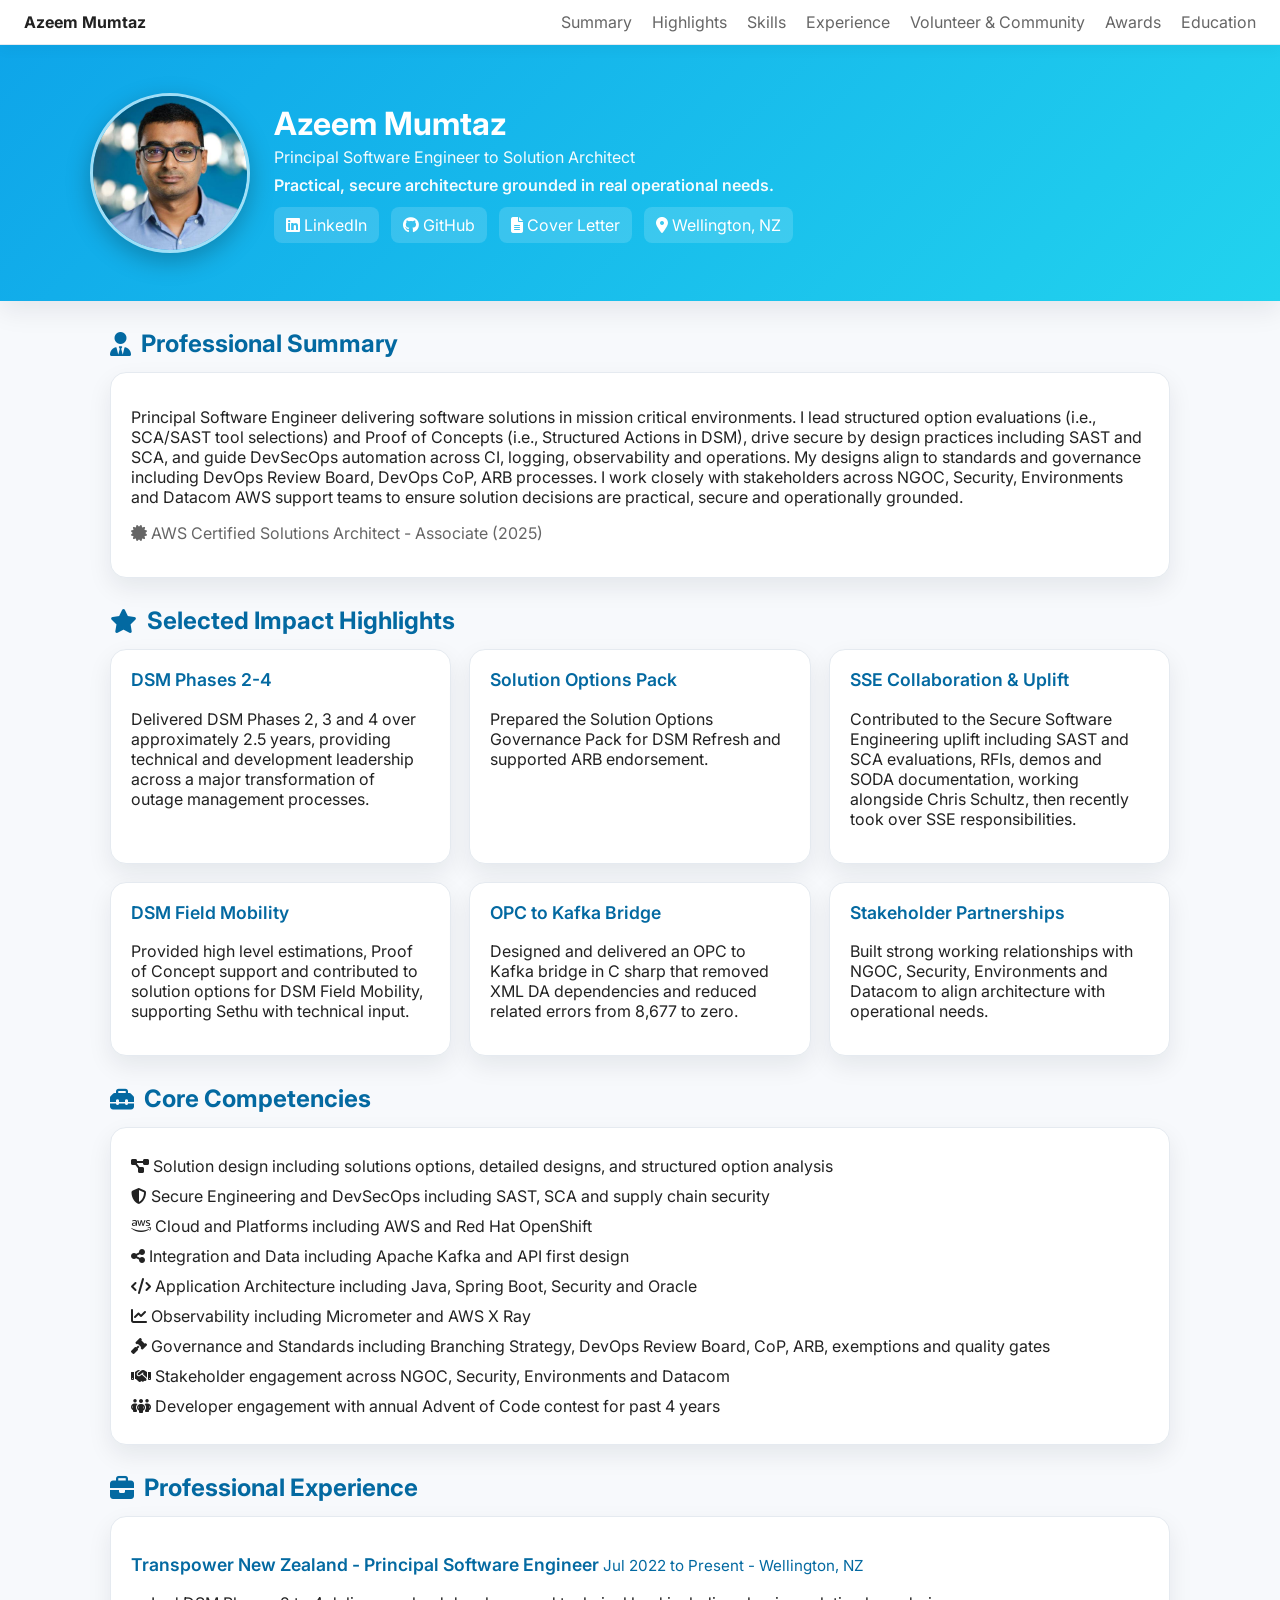
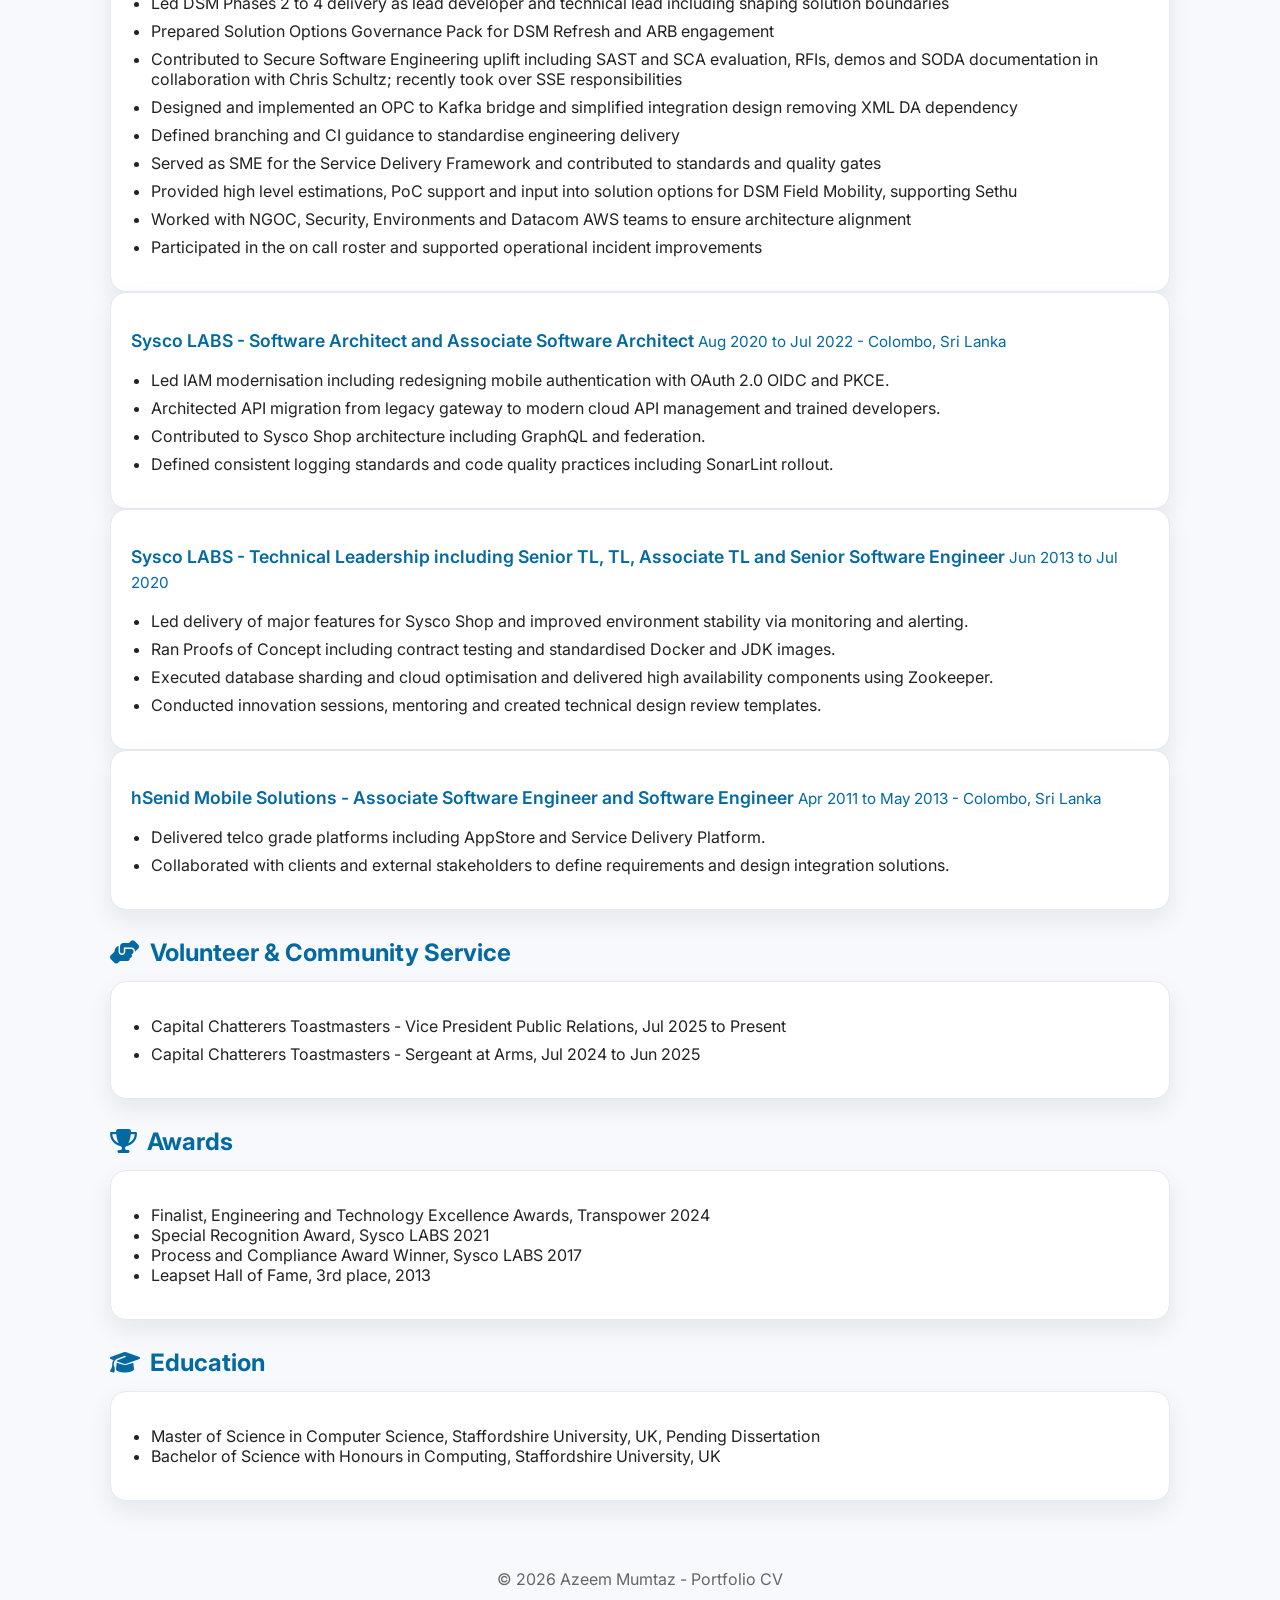
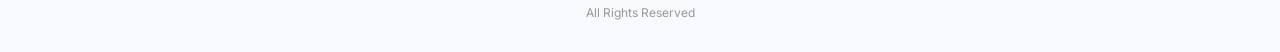
<file: index.html>
<!DOCTYPE html>
<html lang="en">
<head>
  <meta charset="UTF-8" />
  <meta name="viewport" content="width=device-width, initial-scale=1" />
  <title>Azeem Mumtaz - Solution Architect Portfolio</title>
  <!-- Fonts -->
  <link rel="preconnect" href="https://fonts.googleapis.com">
  <link href="https://fonts.googleapis.com/css2?family=Inter:wght@400;600;700&display=swap" rel="stylesheet">
  <!-- Icons -->
  <link rel="stylesheet" href="https://cdnjs.cloudflare.com/ajax/libs/font-awesome/6.5.0/css/all.min.css">
  <!-- Styles -->
  <link rel="stylesheet" href="style.css">
</head>
<body>

  <!-- Top Navigation -->
  <header class="nav">
    <div class="nav__brand">Azeem Mumtaz</div>
    <nav class="nav__links">
      <a href="#summary">Summary</a>
      <a href="#highlights">Highlights</a>
      <a href="#skills">Skills</a>
      <a href="#experience">Experience</a>
      <a href="#volunteer">Volunteer & Community</a>
      <a href="#awards">Awards</a>
      <a href="#education">Education</a>
    </nav>
  </header>

  <!-- Hero -->
  <section class="hero">
    <div class="hero__wrap">
      <div class="hero__photo-wrap">
        <img src="Azeem Mumtaz - Portrait - CV.jpg" alt="Portrait of Azeem Mumtaz">
      </div>
      <div class="hero__text">
        <h1 class="hero__title">Azeem Mumtaz</h1>
        <p class="hero__subtitle">Principal Software Engineer to Solution Architect</p>
        <p class="hero__tagline">Practical, secure architecture grounded in real operational needs.</p>
        <div class="hero__contacts">
          <a class="contact" href="https://linkedin.com/in/azeemigi" target="_blank"><i class="fa-brands fa-linkedin"></i> LinkedIn</a>
          <a class="contact" href="https://github.com/azeemigi" target="_blank"><i class="fa-brands fa-github"></i> GitHub</a>
          <a class="contact" href="https://azeemigi.github.io/cover-letter" aria-label="View my cover letter"> <i class="fa-solid fa-file-lines"></i> Cover Letter</a>
          <span class="contact"><i class="fa-solid fa-location-dot"></i> Wellington, NZ</span>
          <!-- Phone intentionally hidden -->
        </div>
      </div>
    </div>
  </section>

  <!-- Summary -->
  <section id="summary" class="section">
    <h2><i class="fa-solid fa-user-tie"></i> Professional Summary</h2>
    <div class="card">
      <p>
        Principal Software Engineer delivering software solutions in mission critical environments. I lead structured option evaluations (i.e., SCA/SAST tool selections) and Proof of Concepts (i.e., Structured Actions in DSM), drive secure by design practices including SAST and SCA, and guide DevSecOps automation across CI, logging, observability and operations. My designs align to standards and governance including DevOps Review Board, DevOps CoP, ARB processes. I work closely with stakeholders across NGOC, Security, Environments and Datacom AWS support teams to ensure solution decisions are practical, secure and operationally grounded.
      </p>
      <p class="meta"><i class="fa-solid fa-certificate"></i> AWS Certified Solutions Architect - Associate (2025)</p>
    </div>
  </section>

  <!-- Highlights -->
  <section id="highlights" class="section">
    <h2><i class="fa-solid fa-star"></i> Selected Impact Highlights</h2>
    <div class="grid">
      <div class="card">
        <h3>DSM Phases 2-4</h3>
        <p>Delivered DSM Phases 2, 3 and 4 over approximately 2.5 years, providing technical and development leadership across a major transformation of outage management processes.</p>
      </div>
      <div class="card">
        <h3>Solution Options Pack</h3>
        <p>Prepared the Solution Options Governance Pack for DSM Refresh and supported ARB endorsement.</p>
      </div>
      <div class="card">
        <h3>SSE Collaboration & Uplift</h3>
        <p>Contributed to the Secure Software Engineering uplift including SAST and SCA evaluations, RFIs, demos and SODA documentation, working alongside Chris Schultz, then recently took over SSE responsibilities.</p>
      </div>
      <div class="card">
        <h3>DSM Field Mobility</h3>
        <p>Provided high level estimations, Proof of Concept support and contributed to solution options for DSM Field Mobility, supporting Sethu with technical input.</p>
      </div>
      <div class="card">
        <h3>OPC to Kafka Bridge</h3>
        <p>Designed and delivered an OPC to Kafka bridge in C sharp that removed XML DA dependencies and reduced related errors from 8,677 to zero.</p>
      </div>
      <div class="card">
        <h3>Stakeholder Partnerships</h3>
        <p>Built strong working relationships with NGOC, Security, Environments and Datacom to align architecture with operational needs.</p>
      </div>
    </div>
  </section>

  <!-- Skills -->
  <section id="skills" class="section">
    <h2><i class="fa-solid fa-toolbox"></i> Core Competencies</h2>
    <div class="card">
      <ul class="skills">
        <li><i class="fa-solid fa-diagram-project"></i> Solution design including solutions options, detailed designs, and structured option analysis</li>
        <li><i class="fa-solid fa-shield-halved"></i> Secure Engineering and DevSecOps including SAST, SCA and supply chain security</li>
        <li><i class="fa-brands fa-aws"></i> Cloud and Platforms including AWS and Red Hat OpenShift</li>
        <li><i class="fa-solid fa-share-nodes"></i> Integration and Data including Apache Kafka and API first design</li>
        <li><i class="fa-solid fa-code"></i> Application Architecture including Java, Spring Boot, Security and Oracle</li>
        <li><i class="fa-solid fa-chart-line"></i> Observability including Micrometer and AWS X Ray</li>
        <li><i class="fa-solid fa-gavel"></i> Governance and Standards including Branching Strategy, DevOps Review Board, CoP, ARB, exemptions and quality gates</li>
        <li><i class="fa-solid fa-handshake"></i> Stakeholder engagement across NGOC, Security, Environments and Datacom</li>
        <li><i class="fa-solid fa-people-group"></i> Developer engagement with annual Advent of Code contest for past 4 years</li>
      </ul>
    </div>
  </section>

  <!-- Experience -->
  <section id="experience" class="section">
    <h2><i class="fa-solid fa-briefcase"></i> Professional Experience</h2>

    <div class="card">
      <h3>Transpower New Zealand - Principal Software Engineer <span class="tenure">Jul 2022 to Present - Wellington, NZ</span></h3>
      <ul class="exp">
        <li>Led DSM Phases 2 to 4 delivery as lead developer and technical lead including shaping solution boundaries</li>
        <li>Prepared Solution Options Governance Pack for DSM Refresh and ARB engagement</li>
        <li>Contributed to Secure Software Engineering uplift including SAST and SCA evaluation, RFIs, demos and SODA documentation in collaboration with Chris Schultz; recently took over SSE responsibilities</li>
        <li>Designed and implemented an OPC to Kafka bridge and simplified integration design removing XML DA dependency</li>
        <li>Defined branching and CI guidance to standardise engineering delivery</li>
        <li>Served as SME for the Service Delivery Framework and contributed to standards and quality gates</li>
        <li>Provided high level estimations, PoC support and input into solution options for DSM Field Mobility, supporting Sethu</li>
        <li>Worked with NGOC, Security, Environments and Datacom AWS teams to ensure architecture alignment</li>
        <li>Participated in the on call roster and supported operational incident improvements</li>
      </ul>
    </div>

    <div class="card">
      <h3>Sysco LABS - Software Architect and Associate Software Architect <span class="tenure">Aug 2020 to Jul 2022 - Colombo, Sri Lanka</span></h3>
      <ul class="exp">
        <li>Led IAM modernisation including redesigning mobile authentication with OAuth 2.0 OIDC and PKCE.</li>
        <li>Architected API migration from legacy gateway to modern cloud API management and trained developers.</li>
        <li>Contributed to Sysco Shop architecture including GraphQL and federation.</li>
        <li>Defined consistent logging standards and code quality practices including SonarLint rollout.</li>
      </ul>
    </div>

    <div class="card">
      <h3>Sysco LABS - Technical Leadership including Senior TL, TL, Associate TL and Senior Software Engineer <span class="tenure">Jun 2013 to Jul 2020</span></h3>
      <ul class="exp">
        <li>Led delivery of major features for Sysco Shop and improved environment stability via monitoring and alerting.</li>
        <li>Ran Proofs of Concept including contract testing and standardised Docker and JDK images.</li>
        <li>Executed database sharding and cloud optimisation and delivered high availability components using Zookeeper.</li>
        <li>Conducted innovation sessions, mentoring and created technical design review templates.</li>
      </ul>
    </div>

    <div class="card">
      <h3>hSenid Mobile Solutions - Associate Software Engineer and Software Engineer <span class="tenure">Apr 2011 to May 2013 - Colombo, Sri Lanka</span></h3>
      <ul class="exp">
        <li>Delivered telco grade platforms including AppStore and Service Delivery Platform.</li>
        <li>Collaborated with clients and external stakeholders to define requirements and design integration solutions.</li>
      </ul>
    </div>
  </section>

  <!-- Volunteer & Community Service -->
  <section id="volunteer" class="section">
    <h2><i class="fa-solid fa-hands-helping"></i> Volunteer & Community Service</h2>
    <div class="card">
      <ul class="exp">
        <li>Capital Chatterers Toastmasters - Vice President Public Relations, Jul 2025 to Present</li>
        <li>Capital Chatterers Toastmasters - Sergeant at Arms, Jul 2024 to Jun 2025</li>
      </ul>
    </div>
  </section>

  <!-- Awards -->
  <section id="awards" class="section">
    <h2><i class="fa-solid fa-trophy"></i> Awards</h2>
    <div class="card">
      <ul class="awards">
        <li>Finalist, Engineering and Technology Excellence Awards, Transpower 2024</li>
        <li>Special Recognition Award, Sysco LABS 2021</li>
        <li>Process and Compliance Award Winner, Sysco LABS 2017</li>
        <li>Leapset Hall of Fame, 3rd place, 2013</li>
      </ul>
    </div>
  </section>

  <!-- Education -->
  <section id="education" class="section">
    <h2><i class="fa-solid fa-graduation-cap"></i> Education</h2>
    <div class="card">
      <ul class="edu">
        <li>Master of Science in Computer Science, Staffordshire University, UK, Pending Dissertation</li>
        <li>Bachelor of Science with Honours in Computing, Staffordshire University, UK</li>
      </ul>
    </div>
  </section>

  <!-- Footer -->
  <footer class="footer">
    <p>© <span id="year"></span> Azeem Mumtaz - Portfolio CV</p>
    <p style="font-size: 12px; color: #999;">All Rights Reserved</p>
  </footer>

  <script>
    document.getElementById('year').textContent = new Date().getFullYear();
  </script>

</body>
</html>
</file>
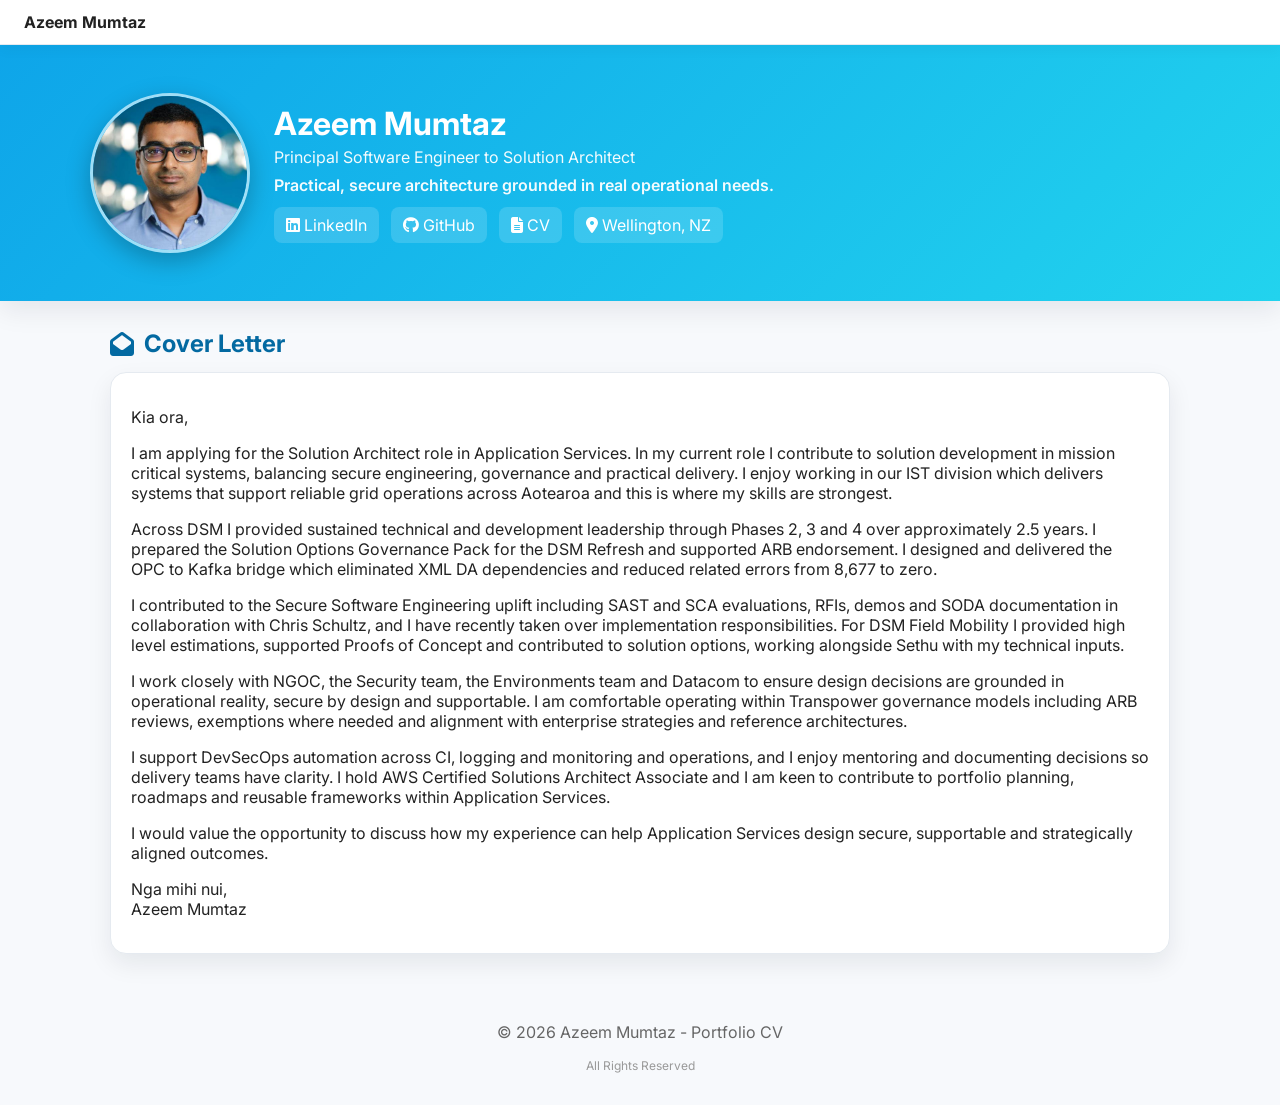
<file: cover-letter.html>
<!DOCTYPE html>
<html lang="en">
<head>
  <meta charset="UTF-8">
  <meta name="viewport" content="width=device-width, initial-scale=1">
  <title>Azeem Mumtaz - Cover Letter</title>
  <!-- Fonts -->
  <link rel="preconnect" href="https://fonts.googleapis.com">
  <link href="https://fonts.googleapis.com/css2?family=Inter:wght@400;600;700&display=swap" rel="stylesheet">
  <!-- Icons -->
  <link rel="stylesheet" href="https://cdnjs.cloudflare.com/ajax/libs/font-awesome/6.5.0/css/all.min.css">
  <!-- Styles -->
  <link rel="stylesheet" href="style.css">
</head>
<body>
  <header class="nav">
    <div class="nav__brand">Azeem Mumtaz</div>
  </header>

  <section class="hero">
    <div class="hero__wrap">
      <div class="hero__photo-wrap">
        <img src="Azeem Mumtaz - Portrait - CV.jpg" alt="Portrait of Azeem Mumtaz">
      </div>
      <div class="hero__text">
        <h1 class="hero__title">Azeem Mumtaz</h1>
        <p class="hero__subtitle">Principal Software Engineer to Solution Architect</p>
        <p class="hero__tagline">Practical, secure architecture grounded in real operational needs.</p>
        <div class="hero__contacts">
          <a class="contact" href="https://linkedin.com/in/azeemigi" target="_blank"><i class="fa-brands fa-linkedin"></i> LinkedIn</a>
          <a class="contact" href="https://github.com/azeemigi" target="_blank"><i class="fa-brands fa-github"></i> GitHub</a>
          <a class="contact" href="https://azeemigi.github.io" aria-label="View my CV"> <i class="fa-solid fa-file-lines"></i> CV</a>
          <span class="contact"><i class="fa-solid fa-location-dot"></i> Wellington, NZ</span>
          <!-- Phone intentionally hidden -->
        </div>
      </div>
    </div>
  </section>

  <section class="section">
    <h2><i class="fa-solid fa-envelope-open"></i> Cover Letter</h2>
    <div class="card">
      <p>Kia ora,</p>
      <p>I am applying for the Solution Architect role in Application Services. In my current role I contribute to solution development in mission critical systems, balancing secure engineering, governance and practical delivery. I enjoy working in our IST division which delivers systems that support reliable grid operations across Aotearoa and this is where my skills are strongest.</p>
      <p>Across DSM I provided sustained technical and development leadership through Phases 2, 3 and 4 over approximately 2.5 years. I prepared the Solution Options Governance Pack for the DSM Refresh and supported ARB endorsement. I designed and delivered the OPC to Kafka bridge which eliminated XML DA dependencies and reduced related errors from 8,677 to zero.</p>
      <p>I contributed to the Secure Software Engineering uplift including SAST and SCA evaluations, RFIs, demos and SODA documentation in collaboration with Chris Schultz, and I have recently taken over implementation responsibilities. For DSM Field Mobility I provided high level estimations, supported Proofs of Concept and contributed to solution options, working alongside Sethu with my technical inputs.</p>
      <p>I work closely with NGOC, the Security team, the Environments team and Datacom to ensure design decisions are grounded in operational reality, secure by design and supportable. I am comfortable operating within Transpower governance models including ARB reviews, exemptions where needed and alignment with enterprise strategies and reference architectures.</p>
      <p>I support DevSecOps automation across CI, logging and monitoring and operations, and I enjoy mentoring and documenting decisions so delivery teams have clarity. I hold AWS Certified Solutions Architect Associate and I am keen to contribute to portfolio planning, roadmaps and reusable frameworks within Application Services.</p>
      <p>I would value the opportunity to discuss how my experience can help Application Services design secure, supportable and strategically aligned outcomes.</p>
      <p>Nga mihi nui,<br>Azeem Mumtaz</p>
    </div>
  </section>

    <!-- Footer -->
  <footer class="footer">
    <p>© <span id="year"></span> Azeem Mumtaz - Portfolio CV</p>
    <p style="font-size: 12px; color: #999;">All Rights Reserved</p>
  </footer>

  <script>
    document.getElementById('year').textContent = new Date().getFullYear();
  </script>

</body>
</html>
</file>
<file: style.css>
/* Theme Variables */
:root {
  --bg: #f7f9fc;
  --card: #ffffff;
  --text: #222;
  --muted: #666;
  --accent: #0ea5e9;
  --accent-dark: #0369a1;
  --border: #e5eaf0;
  --shadow: 0 10px 25px rgba(15,23,42,0.08);
}

/* Global */
* { box-sizing: border-box; }
html, body {
  margin: 0;
  padding: 0;
  font-family: 'Inter', system-ui, -apple-system, Segoe UI, Roboto, Helvetica Neue, Arial, sans-serif;
  color: var(--text);
  background: var(--bg);
}

/* Navigation */
.nav {
  position: sticky;
  top: 0;
  z-index: 10;
  background: #fff;
  border-bottom: 1px solid var(--border);
  display: flex;
  align-items: center;
  justify-content: space-between;
  padding: 12px 24px;
  box-shadow: 0 6px 12px rgba(0,0,0,0.03);
}
.nav__brand { font-weight: 700; }
.nav__links a {
  margin-left: 16px;
  color: var(--muted);
  text-decoration: none;
}
.nav__links a:hover { color: var(--accent); }

/* Hero */
.hero {
  background: linear-gradient(135deg, #0ea5e9 0%, #22d3ee 100%);
  color: #fff;
  padding: 48px 20px;
  box-shadow: var(--shadow);
}
.hero__wrap {
  max-width: 1100px;
  margin: 0 auto;
  display: grid;
  grid-template-columns: 160px 1fr;
  grid-gap: 24px;
  align-items: center;
}
.hero__photo-wrap {
  width: 160px;
  height: 160px;
  border-radius: 50%;
  overflow: hidden;
  box-shadow: 0 8px 24px rgba(0,0,0,0.25);
  border: 3px solid rgba(255,255,255,0.6);
}
.hero__photo-wrap img {
  width: 100%;
  height: 100%;
  object-fit: cover;
}
.hero__title { font-size: 32px; font-weight: 700; margin: 0; }
.hero__subtitle { margin: 4px 0 8px; font-size: 16px; opacity: 0.95; }
.hero__tagline { margin: 6px 0 12px; font-weight: 600; opacity: 0.95; }
.hero__contacts {
  display: flex;
  flex-wrap: wrap;
  gap: 12px;
}
.hero__contacts .contact {
  color: #fff;
  text-decoration: none;
  background: rgba(255,255,255,0.15);
  padding: 8px 12px;
  border-radius: 8px;
}
.hero__contacts .contact:hover {
  background: rgba(255,255,255,0.25);
}

/* Sections */
.section {
  max-width: 1100px;
  margin: 28px auto;
  padding: 0 20px;
}
.section h2 {
  display: flex;
  align-items: center;
  gap: 10px;
  margin: 0 0 14px;
  color: var(--accent-dark);
}

/* Card */
.card {
  background: var(--card);
  border: 1px solid var(--border);
  border-radius: 16px;
  padding: 18px 20px;
  box-shadow: var(--shadow);
}
.meta { color: var(--muted); margin-top: 10px; }

/* ✨ Updated Experience Section Styling */
.card h3 {
  font-weight: 600;       
  color: var(--accent-dark);
  font-size: 1.1rem;      
  margin-bottom: 0.5rem;
  line-height: 1.4;
}

.card h3 .tenure {
  font-weight: 400;
  color: var(--accent-dark);
  font-size: 0.95rem;
}

/* Grid */
.grid {
  display: grid;
  grid-template-columns: repeat(3, 1fr);
  grid-gap: 18px;
}
.grid .card h3 {
  margin-top: 0;
  color: var(--accent-dark);
}

/* Skills / Lists */
.skills {
  list-style: none;
  margin: 0;
  padding: 0;
}

.exp,
.awards,
.edu {
  list-style: disc;
  padding-left: 20px;
}

.skills li {
  margin: 10px 0;
}

/* FIX: Restore bullets for .exp */
.exp {
  list-style: disc;
  padding-left: 20px;
}
.exp li {
  margin: 8px 0;
}

/* Footer */
.footer {
  margin-top: 32px;
  padding: 20px;
  text-align: center;
  color: var(--muted);
}

/* Responsive */
@media (max-width: 900px) {
  .grid { grid-template-columns: 1fr 1fr; }
  .hero__wrap {
    grid-template-columns: 120px 1fr;
  }
  .hero__photo-wrap {
    width: 120px;
    height: 120px;
  }
}
@media (max-width: 600px) {
  .grid { grid-template-columns: 1fr; }
  .hero__wrap {
    grid-template-columns: 1fr;
    text-align: center;
  }
  .hero__contacts { justify-content: center; }
  .hero__photo-wrap { margin: 0 auto; }
}

/* Mobile: keep brand, hide nav links */
@media (max-width: 600px) {
  .nav {
    padding: 10px 16px;
  }
  .nav__brand {
    font-size: 18px;
    font-weight: 700;
  }
  .nav__links {
    display: none;
  }
  .hero {
    margin-top: 8px;
  }
}

/* --------------------------------------------------
   PRINT (Preserve Web Layout, Improve Spacing)
-------------------------------------------------- */

@media print {

  * {
    -webkit-print-color-adjust: exact !important;
    print-color-adjust: exact !important;
  }

  body {
    background: var(--bg) !important;
    color: var(--text) !important;
    font-size: 11pt !important;
    line-height: 1.45 !important;
  }

  .nav,
  .footer {
    display: none !important;
  }

  .hero {
    padding: 20px !important;
    box-shadow: none !important;
  }

  .hero__wrap {
    grid-template-columns: 120px 1fr !important;
    grid-gap: 16px !important;
  }

  .section,
  .card {
    page-break-inside: auto !important;
    break-inside: auto !important;
  }

  .card {
    margin-bottom: 10px !important;
    padding: 14px 16px !important;
    box-shadow: none !important;
  }

  .skills li,
  .exp li,
  .awards li,
  .edu li {
    margin: 4px 0 !important;
    line-height: 1.4 !important;
  }

  .grid {
    grid-template-columns: 1fr 1fr !important;
    grid-gap: 10px !important;
  }

  i.fa, i.fas, i.far, i.fab {
    width: 14px !important;
    margin-right: 6px !important;
  }

  h2, h3 {
    page-break-after: avoid !important;
  }

  /* ✨ Print overrides for experience headings */
  .card h3 {
    font-size: 1rem !important;
    color: var(--accent-dark) !important;
    font-weight: 600 !important;
    margin-bottom: 0.4rem !important;
    line-height: 1.35 !important;
  }

  .card h3 .tenure {
    color: var(--accent-dark) !important;
    font-size: 0.95rem !important;
    font-weight: 400 !important;
  }
}
</file>
